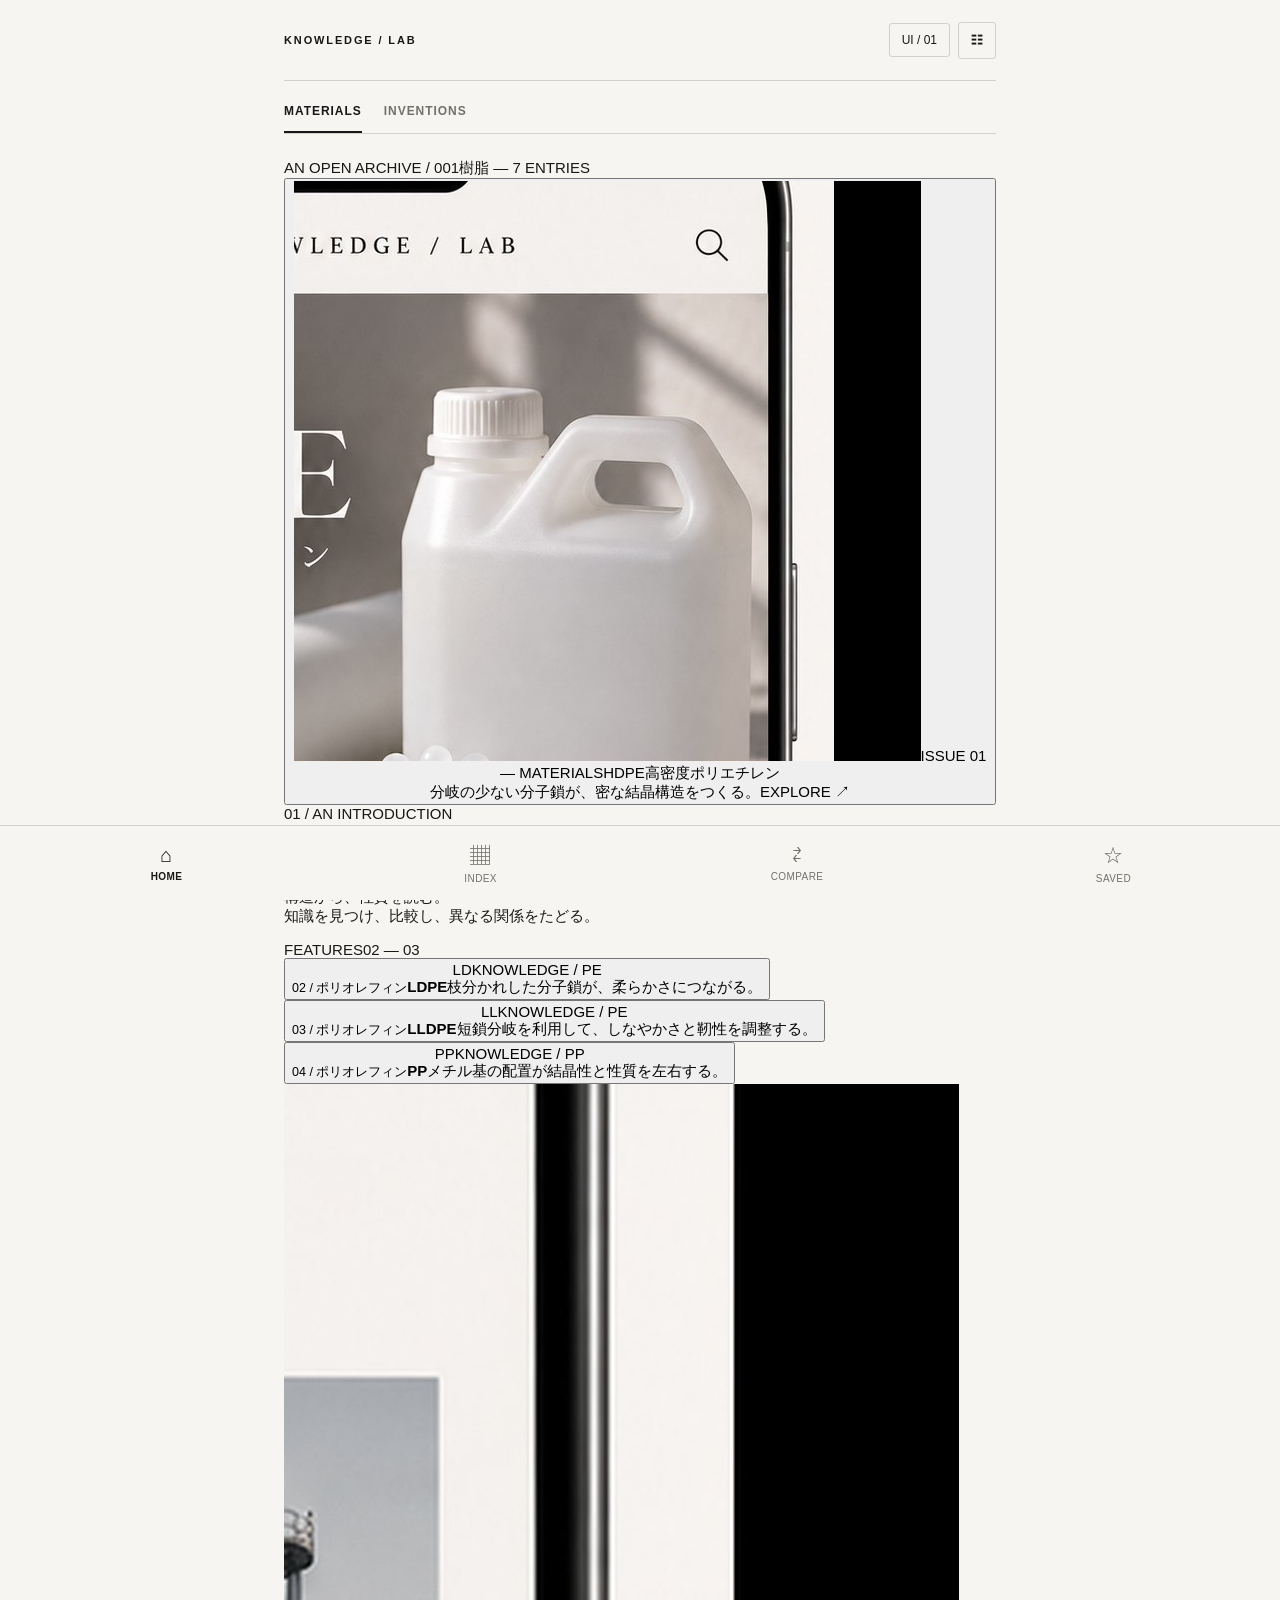
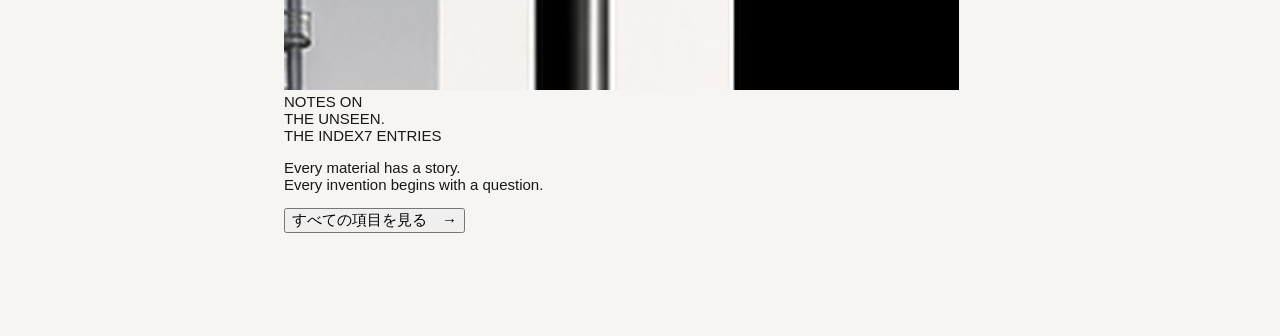
<file: index.html>
<!doctype html><html lang="ja"><head><meta charset="utf-8"><meta name="viewport" content="width=device-width,initial-scale=1,viewport-fit=cover"><meta name="theme-color" content="#f6f5f1"><meta name="apple-mobile-web-app-capable" content="yes"><meta name="apple-mobile-web-app-status-bar-style" content="default"><meta name="apple-mobile-web-app-title" content="KNOWLEDGE"><link rel="manifest" href="./manifest.webmanifest"><link rel="apple-touch-icon" href="./assets/icon-180.png?v=06"><title>KNOWLEDGE / LAB — EDITORIAL</title><link rel="stylesheet" href="./editorial/style.css"></head><body><div id="app"></div><script type="module" src="./editorial/index.js"></script><script>if('serviceWorker'in navigator){addEventListener('load',()=>navigator.serviceWorker.register('./sw.js').catch(()=>{}))}</script></body></html>
</file>
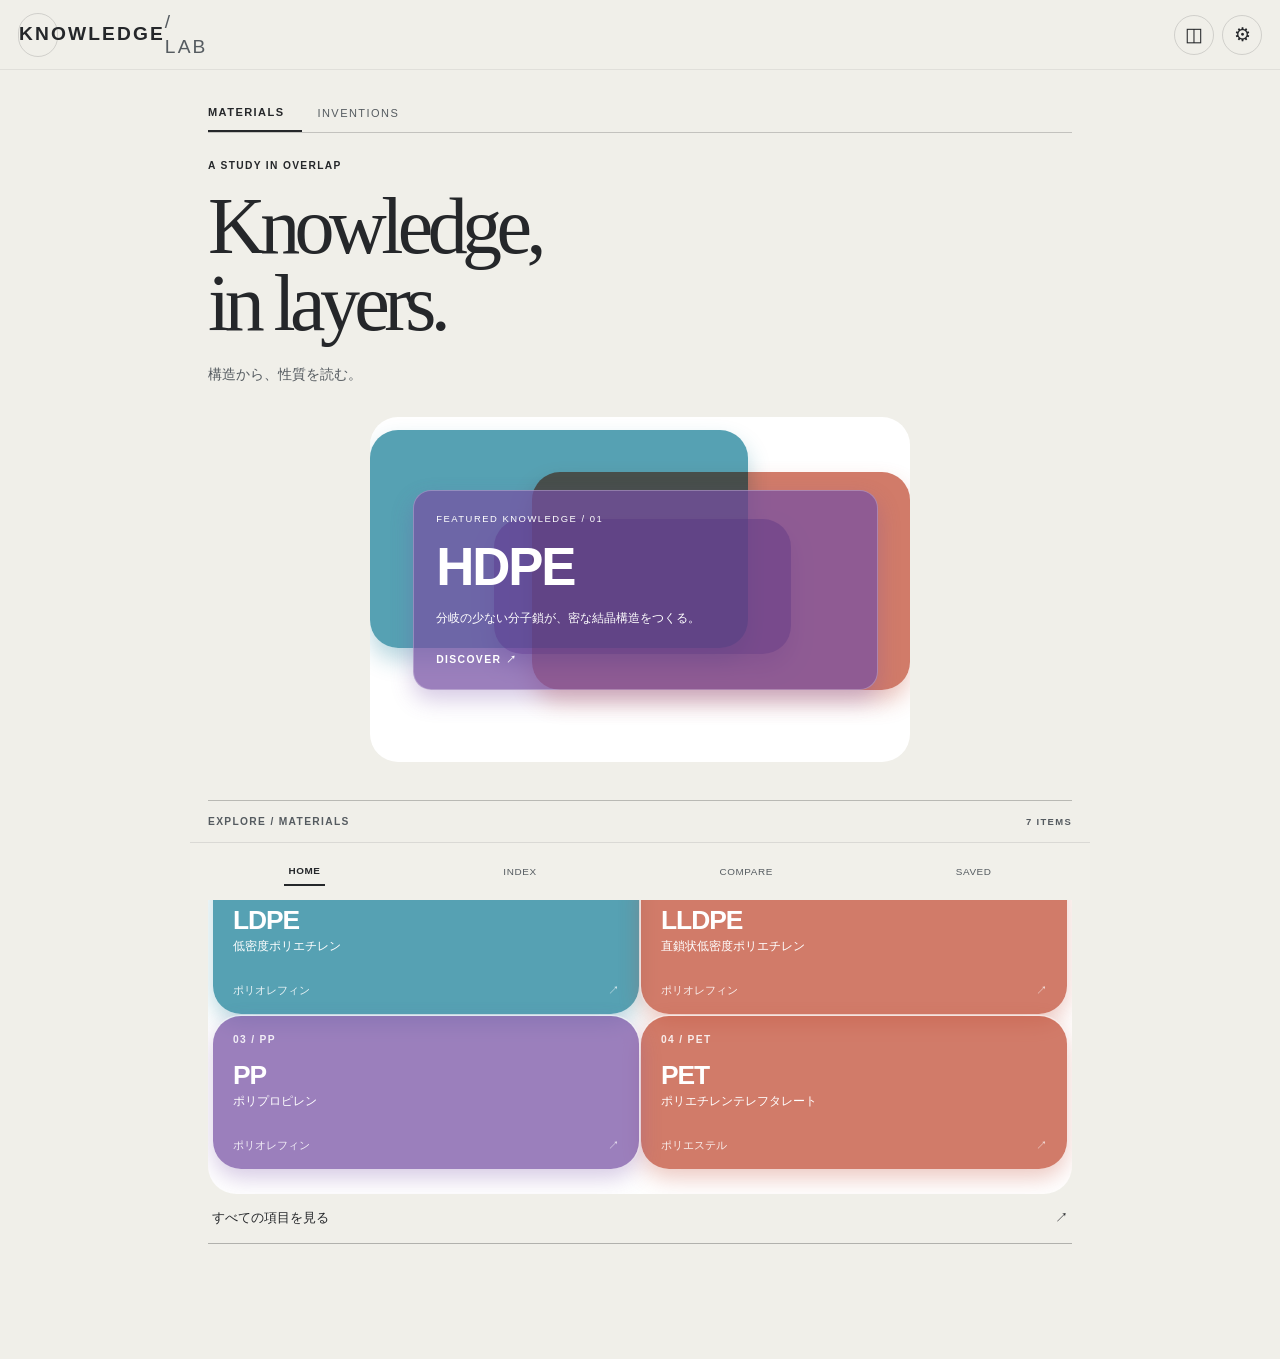
<file: layers/index.html>
<!doctype html><html lang="ja"><head><meta charset="utf-8"><meta name="viewport" content="width=device-width,initial-scale=1,viewport-fit=cover"><meta name="theme-color" content="#f0efe9"><meta name="apple-mobile-web-app-capable" content="yes"><meta name="apple-mobile-web-app-status-bar-style" content="default"><meta name="apple-mobile-web-app-title" content="KNOWLEDGE"><link rel="manifest" href="../manifest.webmanifest"><link rel="apple-touch-icon" href="../assets/icon-180.png?v=05"><title>KNOWLEDGE / LAB — LAYERS</title><link rel="stylesheet" href="./style.css"></head><body><div id="app"></div><script type="module" src="./index.js"></script></body></html>
</file>
<file: editorial/style.css>
:root{font-family:-apple-system,BlinkMacSystemFont,'Helvetica Neue',Arial,sans-serif;font-synthesis:none}*{box-sizing:border-box}html,body{margin:0;min-height:100%;overscroll-behavior-y:none}button,input,select{font:inherit}button{cursor:pointer}#app{min-height:100dvh;background:var(--bg);color:var(--text);font-size:calc(15px * var(--scale));padding-bottom:calc(78px + env(safe-area-inset-bottom));transition:background .18s,color .18s}.shell{width:100%;max-width:780px;margin:auto;padding:calc(env(safe-area-inset-top) + 18px) var(--space) 25px}.topbar{display:flex;align-items:center;justify-content:space-between;gap:12px;padding-bottom:18px;border-bottom:1px solid var(--line)}.mark{font-size:11px;font-weight:800;letter-spacing:.17em;white-space:nowrap}.topactions{display:flex;align-items:center;gap:8px}.quiet{border:1px solid var(--line);background:transparent;color:var(--text);padding:9px 12px;border-radius:var(--radius);font-size:12px}.quiet:active,.tap:active{opacity:.65}.eyebrow{font-size:10px;font-weight:800;letter-spacing:.18em;text-transform:uppercase;color:var(--muted)}.hero{padding:36px 0 22px}.hero h1{margin:10px 0 16px;font-weight:750;font-size:clamp(42px,14vw,84px);line-height:.99;letter-spacing:-.075em;overflow-wrap:anywhere}.hero p{max-width:400px;line-height:1.7;color:var(--muted);font-size:14px}.big-numeral{font-weight:300;font-size:70px;line-height:1;letter-spacing:-.08em}.tabs{display:flex;border-bottom:1px solid var(--line);margin:10px 0 25px;gap:22px}.tab{border:0;border-bottom:2px solid transparent;padding:13px 0;background:transparent;color:var(--muted);font-size:12px;font-weight:750;letter-spacing:.08em}.tab[aria-selected=true]{border-color:var(--text);color:var(--text)}.sectionhead{display:flex;justify-content:space-between;align-items:center;gap:8px;margin:30px 0 14px}.sectionhead h2{font-size:11px;letter-spacing:.15em;margin:0}.count{font-size:11px;color:var(--muted)}.feature{display:block;width:100%;text-align:left;background:var(--accent);color:var(--accentText);border:0;border-radius:var(--radius);padding:24px;position:relative;overflow:hidden;min-height:230px;margin:3px 0 22px}.feature .fx{position:absolute;right:-34px;bottom:-70px;font-size:225px;line-height:1;opacity:.13;font-weight:900;letter-spacing:-.11em}.feature .f-title{position:relative;margin:36px 0 6px;font-size:46px;line-height:1;letter-spacing:-.06em;font-weight:800}.feature .f-lead{position:relative;max-width:240px;font-size:13px;line-height:1.6}.feature .eyebrow{color:inherit;opacity:.75}.cards{display:grid;grid-template-columns:repeat(2,minmax(0,1fr));gap:var(--gap)}.tile{background:var(--panel);border:1px solid var(--line);border-radius:var(--radius);padding:17px 15px;min-height:164px;text-align:left;color:var(--text);display:flex;flex-direction:column;justify-content:space-between;gap:20px;min-width:0}.tile .index{color:var(--muted);font-size:11px}.tile .title{font-size:clamp(21px,6vw,34px);font-weight:750;letter-spacing:-.055em;line-height:1.06;overflow-wrap:anywhere}.tile .sub{font-size:11px;line-height:1.5;color:var(--muted);margin-top:8px}.tile .tag{font-size:10px;border-top:1px solid var(--line);padding-top:10px;color:var(--muted)}.filters{display:flex;gap:8px;overflow:auto;padding:3px 0 12px;scrollbar-width:none}.chip{border:1px solid var(--line);border-radius:100px;padding:8px 12px;background:transparent;color:var(--text);font-size:11px;white-space:nowrap}.chip.active{background:var(--text);color:var(--bg)}.search{width:100%;padding:13px 14px;margin:3px 0 12px;background:var(--panel);border:1px solid var(--line);color:var(--text);border-radius:var(--radius);outline-color:var(--accent)}.bottom{position:fixed;bottom:0;left:0;right:0;background:var(--bg);border-top:1px solid var(--line);padding:9px 12px calc(9px + env(safe-area-inset-bottom));z-index:30;display:flex;justify-content:space-around;gap:5px}.nav{background:none;border:0;color:var(--muted);font-size:10px;letter-spacing:.04em;padding:7px 9px;min-width:66px}.nav strong{font-size:20px;display:block;font-weight:400;margin-bottom:4px}.nav.active{color:var(--text);font-weight:700}.backline{display:flex;align-items:center;justify-content:space-between;margin:22px 0 16px}.back{background:none;border:none;color:var(--text);padding:5px 0;font-size:12px;font-weight:700}.detail h1{font-size:clamp(45px,14vw,83px);margin:16px 0 8px;line-height:1;letter-spacing:-.075em;overflow-wrap:anywhere}.detail .subtitle{font-size:15px;color:var(--muted);line-height:1.5}.statement{font-size:clamp(22px,6vw,34px);font-weight:650;letter-spacing:-.045em;line-height:1.4;margin:31px 0}.paragraph{font-size:15px;line-height:1.95;margin:14px 0 27px}.rule{border:0;border-top:1px solid var(--line);margin:24px 0}.facts{display:grid;grid-template-columns:1fr;gap:0}.fact{display:grid;grid-template-columns:40% 60%;padding:13px 0;border-bottom:1px solid var(--line);font-size:13px;gap:10px}.fact span:first-child{color:var(--muted)}.question{background:var(--panel);padding:23px;border-left:4px solid var(--accent);border-radius:var(--radius);font-size:18px;line-height:1.5;margin:24px 0}.relgrid{display:flex;flex-wrap:wrap;gap:8px}.primary{display:inline-block;border:0;background:var(--text);color:var(--bg);border-radius:var(--radius);padding:13px 17px;font-weight:700;font-size:13px}.primary:disabled{opacity:.35}.compare-picker{display:flex;align-items:center;justify-content:space-between;gap:12px;padding:13px 0;border-bottom:1px solid var(--line)}.compare-picker label{font-weight:650;font-size:15px;flex:1}.compare-picker span{display:block;color:var(--muted);font-size:11px;font-weight:400;margin-top:3px}.compare-picker input{width:22px;height:22px;accent-color:var(--accent)}.comparetable{width:100%;border-collapse:collapse;font-size:12px;table-layout:fixed}.comparetable th,.comparetable td{border-bottom:1px solid var(--line);padding:13px 6px;text-align:left;vertical-align:top;overflow-wrap:anywhere}.comparetable th{font-size:11px;color:var(--muted)}.setting{margin:22px 0}.setting label{display:flex;justify-content:space-between;font-weight:650;font-size:13px;margin-bottom:10px}.setting input[type=range]{width:100%;accent-color:var(--accent)}.colorrow{display:grid;grid-template-columns:repeat(3,1fr);gap:10px}.colorcell{min-width:0}.colorcell label{font-size:11px;display:block;color:var(--muted);margin-bottom:6px}.colorcell input{width:100%;height:42px;background:none;border:1px solid var(--line);border-radius:var(--radius);padding:3px}.note{font-size:12px;color:var(--muted);line-height:1.7}.chooser{position:fixed;inset:0;background:#15151593;z-index:80;display:flex;align-items:flex-end;justify-content:center}.sheet{background:var(--bg);color:var(--text);border-radius:22px 22px 0 0;padding:24px 20px calc(28px + env(safe-area-inset-bottom));width:100%;max-width:650px}.sheet h2{font-size:22px;letter-spacing:-.04em}.sheetitem{display:flex;justify-content:space-between;border:1px solid var(--line);margin:9px 0;padding:18px 16px;border-radius:var(--radius);font-size:14px}.sheetitem.disabled{opacity:.48}.empty{padding:28px 12px;background:var(--panel);border-radius:var(--radius);font-size:13px;color:var(--muted);line-height:1.7}.skiplink{position:absolute;left:-9999px}.skiplink:focus{left:10px;top:10px;z-index:100;background:white;color:black;padding:10px}@media(min-width:600px){.shell{padding-left:34px;padding-right:34px}.cards{grid-template-columns:repeat(3,1fr)}.feature{min-height:260px}}

/* App title is a shared home-navigation control. */
.app-home{appearance:none;-webkit-appearance:none;display:inline-flex;align-items:center;gap:0;background:transparent;border:0;box-shadow:none;color:inherit;padding:10px 0;margin:0;text-align:left;cursor:pointer;line-height:1.3;min-height:44px;touch-action:manipulation}.app-home:focus-visible{outline:2px solid currentColor;outline-offset:3px}.app-home:active{opacity:.65}

/* v0.5: user-supplied image as an editorial hero; overlay is optional */
.feature.has-photo{background:var(--text);color:#fff;isolation:isolate}
.feature .featured-image{position:absolute;inset:0;width:100%;height:100%;object-fit:cover;z-index:-1;filter:brightness(.56)}
.feature.has-photo .fx{display:none}
.item-photo{display:block;width:100%;height:100%;object-fit:cover}
.detail-image{position:relative;width:100%;aspect-ratio:4/3;margin:20px 0 12px;overflow:hidden;border-radius:var(--radius);background:var(--panel)}
.detail-image .image-caption{position:absolute;bottom:0;left:0;right:0;padding:35px 20px 19px;color:#fff;background:linear-gradient(transparent,#111a);font-weight:800;font-size:clamp(25px,7vw,52px);letter-spacing:-.05em;line-height:1.1}
.image-tools{display:flex;gap:8px;flex-wrap:wrap;align-items:center;margin:0 0 18px}
.image-pick{display:inline-flex;align-items:center;cursor:pointer}

@import url("./editorial-v06.css");
</file>
<file: layers/style.css>
:root{--bg:#f0efe9;--text:#25272a;--muted:#555b60;--a:#65c1cd;--b:#ef9b82;--c:#b5a0d3;--radius:28px;--alpha:.73;--overlap:42px;--shadow:22px;--space:18px;--scale:1;--blend:multiply}*{box-sizing:border-box}html{font-size:calc(16px * var(--scale));scroll-behavior:smooth}body{margin:0;background:var(--bg);color:var(--text);font-family:-apple-system,BlinkMacSystemFont,'Helvetica Neue','Hiragino Kaku Gothic ProN',sans-serif;-webkit-font-smoothing:antialiased}button,input{font:inherit}button{cursor:pointer;color:inherit}button:disabled{opacity:.35;cursor:default}.top{height:70px;padding:env(safe-area-inset-top) var(--space) 0;min-height:calc(70px + env(safe-area-inset-top));display:flex;align-items:center;justify-content:space-between;border-bottom:1px solid #7772;gap:12px}.brand{font-size:.72rem;letter-spacing:.11em;font-weight:700}.brand b{font-weight:400;color:var(--muted)}.top>div{display:flex;gap:8px}.top button{border:1px solid #7774;border-radius:100px;background:transparent;width:40px;height:40px;font-size:1.2rem}main{padding:24px var(--space) calc(115px + env(safe-area-inset-bottom));max-width:900px;margin:auto}.eyebrow,.sectionhead,.entrynum{font-size:.64rem;letter-spacing:.13em;font-weight:700}.pageheading{margin:20px 0 30px}.pageheading h1{font-family:Georgia,'Times New Roman',serif;font-weight:400;font-size:clamp(3.2rem,14vw,5.8rem);letter-spacing:-.07em;line-height:.96;margin:15px 0 20px}.pageheading p{font-size:.88rem;line-height:1.8;color:var(--muted);max-width:500px}.switcher{display:flex;gap:0;border-bottom:1px solid #1113;margin:0 0 22px}.switcher button{border:0;background:none;font-size:.69rem;letter-spacing:.13em;padding:12px 18px 12px 0;margin-right:15px;color:var(--muted)}.switcher button.active{color:var(--text);font-weight:800;border-bottom:2px solid var(--text)}.composition{height:345px;position:relative;isolation:isolate;margin:0 -4px 38px;overflow:visible}.colorplane{position:absolute;border-radius:var(--radius);height:218px;width:70%;box-shadow:0 18px var(--shadow) #3332,0 2px 6px #3331;opacity:var(--alpha);mix-blend-mode:var(--blend);pointer-events:none}.plane-a{background:var(--paint-a);top:13px;left:0}.plane-b{background:var(--paint-b);top:calc(13px + var(--overlap));right:0}.plane-c{background:var(--paint-c);width:55%;height:135px;left:23%;top:calc(60px + var(--overlap));opacity:calc(var(--alpha) * .72)}.compositionContent{position:absolute;z-index:1;left:8%;right:6%;top:73px;min-height:200px;border:1px solid #fff9;border-radius:calc(var(--radius) * .65);background:#ffffff91;box-shadow:0 12px 30px #2222;backdrop-filter:blur(6px);-webkit-backdrop-filter:blur(6px);display:flex;align-items:start;flex-direction:column;text-align:left;padding:22px;gap:12px}.compositionContent>span:first-child{font-size:.59rem;letter-spacing:.16em}.compositionContent strong{font-size:clamp(2rem,10vw,3.3rem);letter-spacing:-.04em}.compositionContent small{font-size:.78rem;line-height:1.6}.compositionContent .arrow{margin-top:auto;font-size:.65rem;letter-spacing:.13em;font-weight:700}.sectionhead{display:flex;justify-content:space-between;align-items:center;border-top:1px solid #2224;padding-top:15px;margin:30px 0 23px;color:var(--muted)}.sectionhead span:last-child{font-size:.59rem}.stack{display:flex;flex-direction:column;gap:calc(var(--overlap) * -0.3);padding-bottom:18px}.entry{background:color-mix(in srgb,var(--a) 32%,#fff);width:94%;border:1px solid #fff9;min-height:155px;border-radius:var(--radius);padding:18px 20px 16px;text-align:left;display:flex;flex-direction:column;align-items:start;box-shadow:0 10px var(--shadow) #25272a18;position:relative;transition:transform .2s,box-shadow .2s}.entry:nth-child(even){background:color-mix(in srgb,var(--b) 36%,#fff);align-self:end}.entry:nth-child(3n){background:color-mix(in srgb,var(--c) 35%,#fff);align-self:center}.entry:active{transform:translateY(-3px) scale(1.012)}.entrynum{color:var(--muted)}.entry strong{font-size:1.65rem;letter-spacing:-.04em;margin-top:15px}.entry small{font-size:.72rem;color:var(--muted);margin-top:3px}.entryfoot{display:flex;width:100%;justify-content:space-between;margin-top:auto;padding-top:12px;font-size:.68rem;color:var(--muted)}.more{display:flex;justify-content:space-between;width:100%;background:transparent;border:0;border-bottom:1px solid #3335;padding:16px 4px;font-size:.81rem}.search{width:100%;border:0;border-bottom:1px solid #7778;border-radius:0;background:#ffffff7a;padding:16px 12px;outline-offset:3px}.chips{display:flex;gap:8px;overflow:auto;margin:18px 0 28px;scrollbar-width:none}.chip{white-space:nowrap;border:1px solid #7776;background:transparent;border-radius:100px;font-size:.71rem;padding:9px 13px}.chip.selected{background:var(--text);color:var(--bg)}.back{border:0;background:transparent;font-size:.83rem;padding:14px 0}.detailtop{height:290px;position:relative;isolation:isolate;margin:15px 0 26px}.detailcolor{position:absolute;opacity:var(--alpha);mix-blend-mode:var(--blend);border-radius:var(--radius);box-shadow:0 14px var(--shadow) #2222;width:73%;height:210px}.detailcolor.a{background:var(--paint-a);top:0;left:0}.detailcolor.b{background:var(--paint-b);top:var(--overlap);right:0}.detailcontent{position:absolute;inset:80px 8px 5px 22px;z-index:2;pointer-events:none;text-shadow:0 1px 15px #fff9}.detailcontent h1{font-size:clamp(2.7rem,12vw,5rem);margin:14px 0;line-height:1.05;letter-spacing:-.055em}.detailcontent p{font-size:.84rem}.panel{padding:23px 21px;margin:0 0 19px;border-radius:var(--radius);background:color-mix(in srgb,var(--a) 21%,white);box-shadow:0 12px var(--shadow) #2221;border:1px solid #fff8}.panel-alt{background:color-mix(in srgb,var(--b) 24%,white)}.panel h2{font-size:1.3rem;font-weight:500;line-height:1.45;margin:16px 0}.panel p{font-size:.83rem;line-height:1.95}.facts{margin-top:16px}.fact{display:flex;justify-content:space-between;gap:20px;align-items:flex-start;border-top:1px solid #7773;padding:14px 0;font-size:.8rem}.fact span{color:var(--muted)}.fact strong{text-align:right;font-weight:600}.actionrow{display:flex;gap:9px;flex-wrap:wrap;margin:21px 0}.actionrow button,.relations button{padding:13px 16px;border:1px solid #8885;border-radius:calc(var(--radius) / 2);background:#fff8;font-size:.76rem}.relations{display:flex;gap:9px;flex-wrap:wrap}.disclaimer{font-size:.68rem;line-height:1.8;color:var(--muted);margin-top:25px}.picks{display:grid;grid-template-columns:1fr 1fr;gap:10px}.pick{display:flex;flex-direction:column;align-items:flex-start;gap:8px;min-height:115px;padding:14px;background:color-mix(in srgb,var(--c) 23%,white);border:1px solid #9994;border-radius:var(--radius);text-align:left}.pick:nth-child(even){background:color-mix(in srgb,var(--a) 25%,white)}.pick.on{outline:2px solid var(--text)}.pick strong{font-size:1rem}.pick small{color:var(--muted);font-size:.65rem}.compareScroll{overflow:auto;border-radius:16px;border:1px solid #9995}table{border-collapse:collapse;min-width:550px;width:100%;font-size:.73rem}th,td{padding:15px 10px;text-align:left;border-bottom:1px solid #9995;min-width:130px;vertical-align:top;line-height:1.6}th:first-child,td:first-child{min-width:82px;background:#fff8}.empty{background:#fff9;border:1px solid #7773;border-radius:var(--radius);padding:30px 18px;font-size:.8rem;color:var(--muted)}.settingsgroup{margin:30px 0}.settingsgroup h2{font-size:.69rem;letter-spacing:.14em;border-bottom:1px solid #7775;padding-bottom:12px}.colorgrid{display:grid;grid-template-columns:repeat(3,1fr);gap:9px}.colorwell{border:1px solid #9994;border-radius:15px;padding:10px 6px;text-align:center;font-size:.67rem;background:#fff8;display:flex;align-items:center;flex-direction:column;gap:8px}.colorwell input{height:45px;width:95%;border:0;background:none}.range{display:block;padding:17px 0;border-bottom:1px solid #7774}.range>span{display:flex;justify-content:space-between;font-size:.78rem}.range input{display:block;width:100%;margin:15px 0 0;accent-color:var(--text)}.modes{display:flex;gap:7px;flex-wrap:wrap;margin:20px 0}.modes button{border:1px solid #9995;border-radius:999px;background:#fff8;padding:10px 13px;font-size:.67rem}.modes button.active{background:var(--text);color:var(--bg)}.nav{display:flex;position:fixed;z-index:8;bottom:0;left:0;right:0;justify-content:space-around;gap:2px;background:color-mix(in srgb,var(--bg) 94%,white);border-top:1px solid #9994;padding:14px 8px calc(14px + env(safe-area-inset-bottom));backdrop-filter:blur(18px)}.nav button{border:0;background:transparent;font-size:.62rem;letter-spacing:.06em;padding:8px 4px;color:var(--muted)}.nav button.on{font-weight:800;color:var(--text);border-bottom:2px solid var(--text)}.veil{position:fixed;inset:0;background:#10101075;z-index:15;display:flex;align-items:flex-end}.sheet{background:var(--bg);width:100%;border-radius:25px 25px 0 0;padding:26px 24px calc(30px + env(safe-area-inset-bottom));box-shadow:0 -18px 55px #0003}.sheet h2{font-size:1.7rem}.sheet a,.sheet .current,.sheet button{display:block;width:100%;text-align:left;text-decoration:none;color:var(--text);padding:17px 7px;border:0;border-bottom:1px solid #7774;background:transparent;font-size:.88rem}.sheet .current{font-weight:700}button:focus-visible,a:focus-visible,input:focus-visible{outline:2px solid var(--text);outline-offset:4px}@media(min-width:600px){.composition{max-width:540px;margin-left:auto;margin-right:auto}.stack{display:grid;grid-template-columns:repeat(2,1fr);gap:15px}.entry{width:100%}.nav{max-width:900px;margin:auto}.pageheading h1{font-size:5rem}}@media(prefers-reduced-motion:reduce){*,*:before,*:after{transition:none!important;scroll-behavior:auto!important}}

/* App title is a shared home-navigation control. */
.app-home{appearance:none;-webkit-appearance:none;display:inline-flex;align-items:center;gap:0;background:transparent;border:0;box-shadow:none;color:inherit;padding:10px 0;margin:0;text-align:left;cursor:pointer;line-height:1.3;min-height:44px;touch-action:manipulation}.app-home:focus-visible{outline:2px solid currentColor;outline-offset:3px}.app-home:active{opacity:.65}

/* v0.5: strong panel hue independent of alpha, panel-colored shadows */
:root{--panel-text:#fff;--alpha-percent:73%}
.colorplane{opacity:1;background-color:color-mix(in srgb,var(--paint-a) var(--alpha-percent),transparent);box-shadow:0 8px 18px color-mix(in srgb,var(--a) 28%,transparent),0 2px 5px color-mix(in srgb,var(--a) 16%,transparent);}
.colorplane.plane-a{background-color:color-mix(in srgb,var(--paint-a) var(--alpha-percent),transparent);box-shadow:0 12px var(--shadow) color-mix(in srgb,var(--a) 30%,transparent)}
.colorplane.plane-b{background-color:color-mix(in srgb,var(--paint-b) var(--alpha-percent),transparent);box-shadow:0 12px var(--shadow) color-mix(in srgb,var(--b) 30%,transparent)}
.colorplane.plane-c{background-color:color-mix(in srgb,var(--paint-c) var(--alpha-percent),transparent);opacity:1;box-shadow:0 12px var(--shadow) color-mix(in srgb,var(--c) 30%,transparent)}
.compositionContent{background:color-mix(in srgb,var(--paint-c) var(--alpha-percent),transparent);color:var(--panel-text);border-color:#ffffff42;box-shadow:0 10px var(--shadow) color-mix(in srgb,var(--c) 30%,transparent);backdrop-filter:none;-webkit-backdrop-filter:none;text-shadow:none;}
.compositionContent small,.compositionContent span{color:inherit}
.stack{gap:0;padding-top:2px}
.entry{background:color-mix(in srgb,var(--paint-a) var(--alpha-percent),transparent);color:var(--panel-text);box-shadow:0 9px var(--shadow) color-mix(in srgb,var(--a) 30%,transparent);margin-top:calc(var(--overlap) * -0.28);z-index:1;}
.entry:first-child{margin-top:0}
.entry:nth-child(even){background:color-mix(in srgb,var(--paint-b) var(--alpha-percent),transparent);box-shadow:0 9px var(--shadow) color-mix(in srgb,var(--b) 30%,transparent);z-index:2}
.entry:nth-child(3n){background:color-mix(in srgb,var(--paint-c) var(--alpha-percent),transparent);box-shadow:0 9px var(--shadow) color-mix(in srgb,var(--c) 30%,transparent);z-index:3}
.entrynum,.entry small,.entryfoot{color:var(--panel-text)}
.entrynum,.entryfoot{opacity:.86}
.detailcolor{opacity:1}
.detailcolor.a{background:color-mix(in srgb,var(--paint-a) var(--alpha-percent),transparent);box-shadow:0 12px var(--shadow) color-mix(in srgb,var(--a) 30%,transparent)}
.detailcolor.b{background:color-mix(in srgb,var(--paint-b) var(--alpha-percent),transparent);box-shadow:0 12px var(--shadow) color-mix(in srgb,var(--b) 30%,transparent)}
.detailcontent{color:var(--panel-text);text-shadow:none}
.panel{background:color-mix(in srgb,var(--paint-a) var(--alpha-percent),transparent);color:var(--panel-text);box-shadow:0 11px var(--shadow) color-mix(in srgb,var(--a) 28%,transparent);margin-bottom:calc(19px - var(--overlap) * .3);position:relative;}
.panel-alt{background:color-mix(in srgb,var(--paint-b) var(--alpha-percent),transparent);box-shadow:0 11px var(--shadow) color-mix(in srgb,var(--b) 28%,transparent);margin-left:6%;}
.panel .eyebrow,.panel .fact span{color:inherit;opacity:.85}
@media(min-width:600px){.entry{margin-top:0}}

/* v0.51 — distinct NORMAL / MULTIPLY / SCREEN blending.
   Colored shadow belongs to the raised surface; the mix-blended paint is
   a separate pseudo-element so labels never inherit the blend mode. */
:root{--blend-stage:transparent}
:root[data-blend="screen"]{--blend-stage:#85858c}
:root[data-blend="multiply"]{--blend-stage:#f6f4f0}
:root[data-blend="normal"]{--blend-stage:transparent}
.composition{background:var(--blend-stage);border-radius:var(--radius);overflow:hidden}
/* The three colored planes overlap and mix against the same stage. */
.colorplane{isolation:auto;mix-blend-mode:var(--blend)}
.compositionContent{z-index:4}
.stack{isolation:isolate;background:var(--blend-stage);border-radius:var(--radius);padding:10px 4px 24px;overflow:hidden}
.entry{background:transparent!important;isolation:auto;box-shadow:none!important;overflow:visible}
.entry::before{content:"";position:absolute;inset:0;border-radius:inherit;
 background:color-mix(in srgb,var(--paint-a) var(--alpha-percent),transparent);
 mix-blend-mode:var(--blend);pointer-events:none;z-index:-1;
 box-shadow:0 9px var(--shadow) color-mix(in srgb,var(--a) 30%,transparent)}
.entry:nth-child(even)::before{background:color-mix(in srgb,var(--paint-b) var(--alpha-percent),transparent);box-shadow:0 9px var(--shadow) color-mix(in srgb,var(--b) 30%,transparent)}
.entry:nth-child(3n)::before{background:color-mix(in srgb,var(--paint-c) var(--alpha-percent),transparent);box-shadow:0 9px var(--shadow) color-mix(in srgb,var(--c) 30%,transparent)}
/* The data panels use their own colored paint layers, rather than premixing white into the hue. */
.panel{background:transparent!important;isolation:isolate;box-shadow:none!important}
.panel::before{content:"";position:absolute;inset:0;border-radius:inherit;z-index:-1;
 background:color-mix(in srgb,var(--paint-a) var(--alpha-percent),transparent);
 box-shadow:0 11px var(--shadow) color-mix(in srgb,var(--a) 28%,transparent);pointer-events:none}
.panel-alt::before{background:color-mix(in srgb,var(--paint-b) var(--alpha-percent),transparent);box-shadow:0 11px var(--shadow) color-mix(in srgb,var(--b) 28%,transparent)}
/* Screen needs a mid-tone blending stage: on a nearly-white surface it washes out. */
:root[data-blend="screen"] .detailtop{background:var(--blend-stage);border-radius:var(--radius);overflow:hidden}
:root[data-blend="screen"] .panel{background:#777780!important}
:root[data-blend="multiply"] .panel{background:#e9e5df77!important}
:root[data-blend="screen"] .panel::before,:root[data-blend="multiply"] .panel::before{mix-blend-mode:var(--blend)}
:root[data-blend="screen"] .entry{color:#111!important}
:root[data-blend="screen"] .entrynum,:root[data-blend="screen"] .entry small,:root[data-blend="screen"] .entryfoot{color:#111!important}
:root[data-blend="screen"] .panel{color:#101010!important}
:root[data-blend="normal"] .entry::before,:root[data-blend="normal"] .panel::before{mix-blend-mode:normal}
/* A visible control sample, not just a blend-mode label. */
.blend-demo{height:142px;position:relative;isolation:isolate;overflow:hidden;background:var(--blend-stage);border:1px solid #8885;border-radius:18px;margin:12px 0 18px}
.demo-plane{position:absolute;width:56%;height:94px;border-radius:22px;mix-blend-mode:var(--blend)}
.demo-a{top:10px;left:8%;background:color-mix(in srgb,var(--paint-a) var(--alpha-percent),transparent)}
.demo-b{top:30px;right:8%;background:color-mix(in srgb,var(--paint-b) var(--alpha-percent),transparent)}
.demo-c{top:50px;left:27%;width:42%;height:67px;background:color-mix(in srgb,var(--paint-c) var(--alpha-percent),transparent)}
.blend-demo span{position:absolute;bottom:4px;right:12px;font-size:9px;letter-spacing:.12em;color:#161616;background:#ffffffe0;border-radius:5px;padding:4px;z-index:3}

/* v0.7 — colour is exactly the chosen HEX; alpha is independent. */
:root[data-blend="multiply"]{--blend-stage:#ffffff}
:root[data-blend="screen"]{--blend-stage:transparent}
.panel-stack{position:relative;isolation:isolate;padding:12px 0 18px;overflow:visible}
.panel-stack .panel{margin-top:calc(var(--overlap) * -.25);margin-bottom:19px}
.panel-stack .panel:first-of-type{margin-top:0}
/* Screen composites films on an isolated transparent canvas.
   The host backdrop stays user-selectable, including pure white. */
[data-blend-canvas]{position:relative;isolation:isolate}
.screen-paint{position:absolute;inset:0;width:100%;height:100%;pointer-events:none;z-index:0}
:root[data-blend="screen"] .composition,:root[data-blend="screen"] .detailtop,
:root[data-blend="screen"] .stack,:root[data-blend="screen"] .blend-demo{
 background:transparent!important;}
:root[data-blend="screen"] .colorplane,:root[data-blend="screen"] .detailcolor,
:root[data-blend="screen"] .demo-plane{background:transparent!important;box-shadow:none!important;mix-blend-mode:normal!important;opacity:1!important}
:root[data-blend="screen"] .entry,:root[data-blend="screen"] .panel{
 background:transparent!important;box-shadow:none!important;mix-blend-mode:normal!important;isolation:auto!important;color:#101010!important;}
:root[data-blend="screen"] .entry::before,:root[data-blend="screen"] .panel::before{content:none!important;}
:root[data-blend="screen"] .compositionContent{background:transparent!important;border-color:transparent!important;box-shadow:none!important;color:#111!important;}
:root[data-blend="screen"] .entrynum,:root[data-blend="screen"] .entry small,
:root[data-blend="screen"] .entryfoot{color:#111!important}
:root[data-blend="screen"] .detailcontent{color:#111;text-shadow:none}
:root[data-blend="screen"] .panel-stack{background:transparent!important}
:root[data-blend="screen"] .panel-stack .panel{position:relative;z-index:1}
:root[data-blend="screen"] .compositionContent,:root[data-blend="screen"] .entry,
:root[data-blend="screen"] .detailcontent{z-index:1}
:root[data-blend="screen"] .blend-demo span{z-index:2}
/* Shadows are separate from the painted film; keep colored, narrow and raised. */
:root[data-blend="multiply"] .panel::before,:root[data-blend="normal"] .panel::before{box-shadow:0 7px var(--shadow) color-mix(in srgb,var(--a) 24%,transparent)}
</file>
